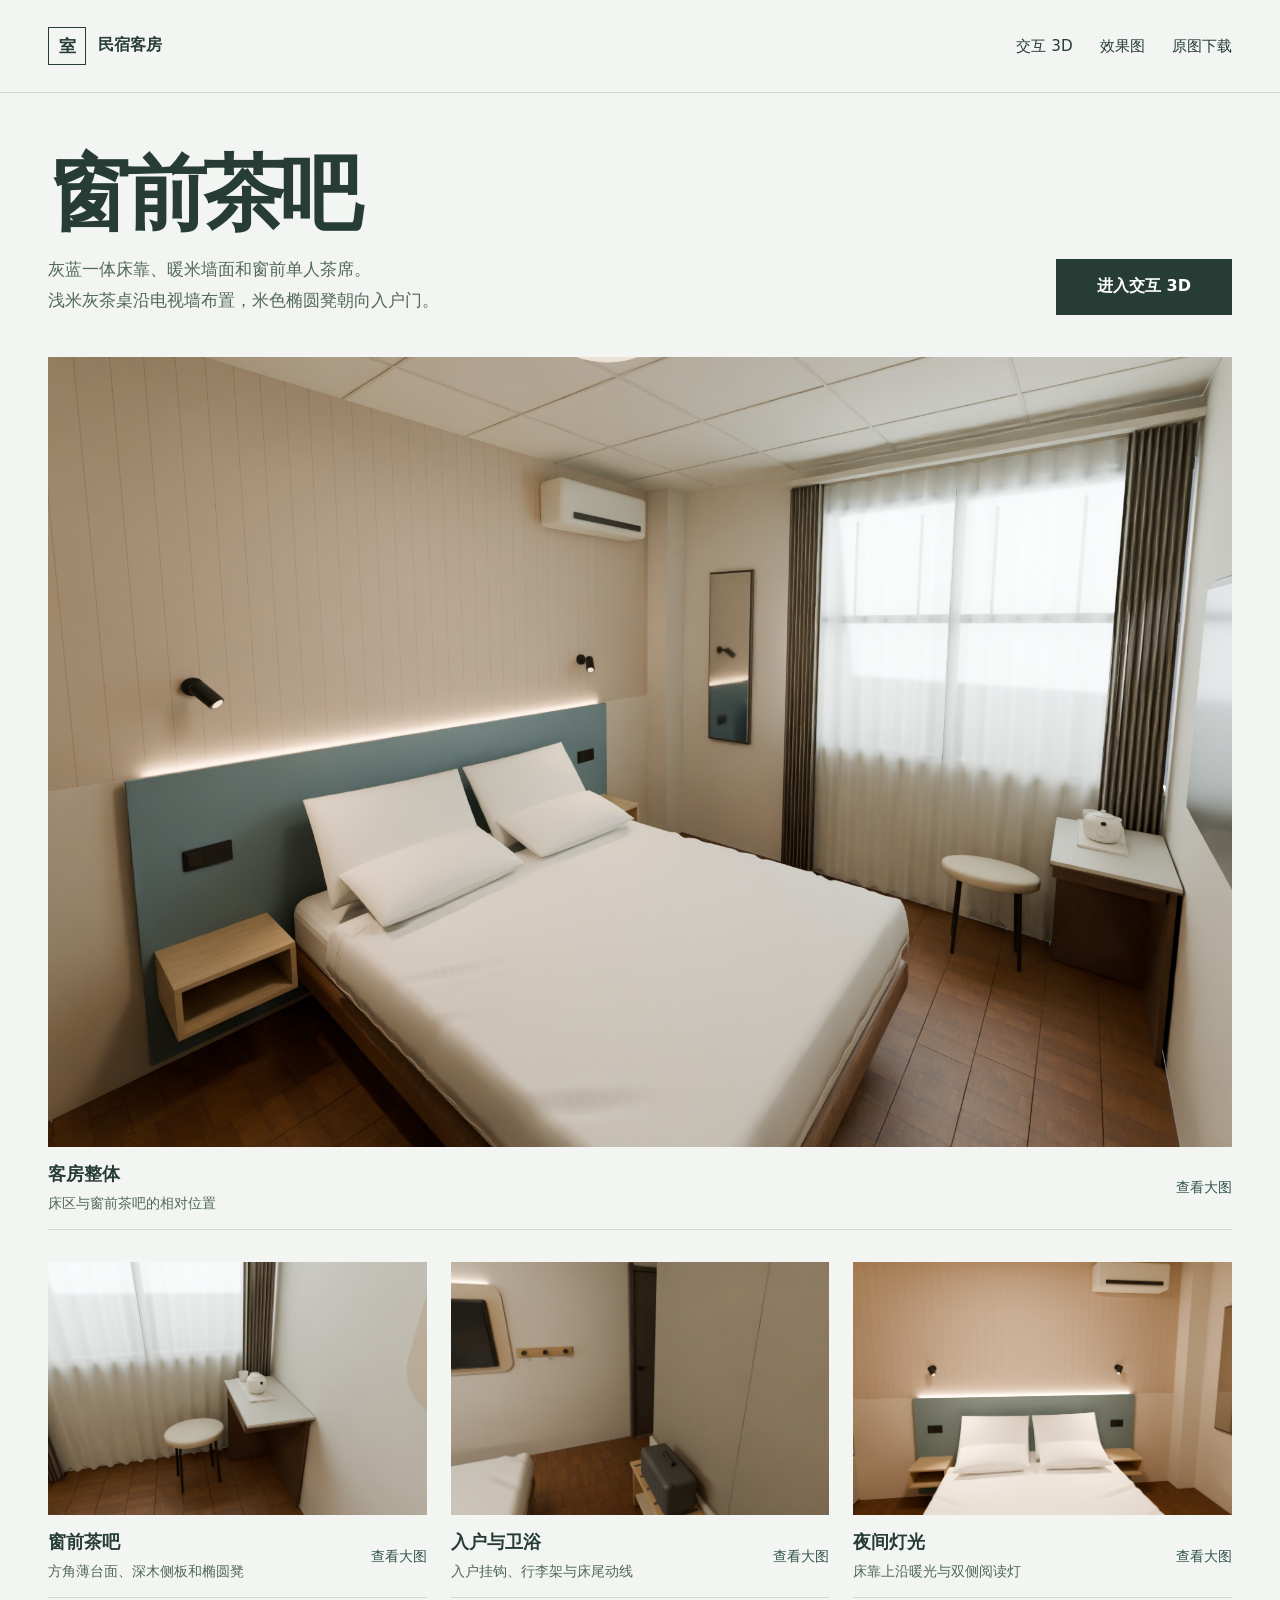
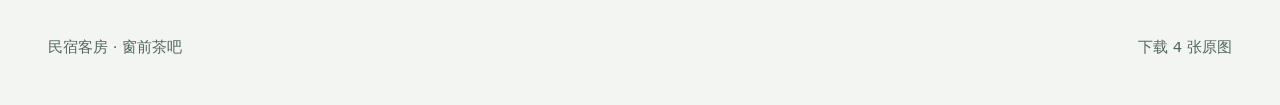
<file: index.html>
<!doctype html>
<html lang="zh-CN">
<head>
  <meta charset="utf-8">
  <meta name="viewport" content="width=device-width, initial-scale=1">
  <meta name="color-scheme" content="light">
  <meta name="description" content="浏览窗前茶吧民宿客房的效果图和可旋转空间模型。">
  <title>窗前茶吧｜民宿客房</title>
  <link rel="stylesheet" href="./site.css">
  <script defer src="./gallery.js"></script>
</head>
<body>
  <header class="site-header" id="top">
    <div class="shell header-inner">
      <a class="brand" href="./"><span class="brand-mark" aria-hidden="true">室</span><span>民宿客房</span></a>
      <nav aria-label="展示导航">
        <a href="./3d/">交互 3D</a>
        <a class="gallery-nav" href="#gallery">效果图</a>
        <a href="./assets/guestroom-originals.zip" download="民宿客房效果图.zip">原图下载</a>
      </nav>
    </div>
  </header>
  <main class="shell">
    <section class="intro" aria-labelledby="project-title">
      <div>
        <h1 id="project-title">窗前茶吧</h1>
        <p>灰蓝一体床靠、暖米墙面和窗前单人茶席。<br class="description-break">浅米灰茶桌沿电视墙布置，米色椭圆凳朝向入户门。</p>
      </div>
      <a class="primary" href="./3d/">进入交互 3D</a>
    </section>
    <section id="gallery" aria-label="客房效果图">
      <a class="shot cover" href="./assets/room-overall.jpg" data-shot="view-room">
        <div class="frame"><img src="./assets/room-overall.jpg" width="1920" height="1280" alt="客房全景，灰蓝床靠和电视墙窗边的茶桌与椭圆凳同框" fetchpriority="high"></div>
        <div class="caption"><div><h2>客房整体</h2><p>床区与窗前茶吧的相对位置</p></div><span class="action">查看大图</span></div>
      </a>
      <div class="photo-grid">
        <a class="shot" href="./assets/tea-corner.jpg" data-shot="view-tea">
          <div class="frame"><img src="./assets/tea-corner.jpg" width="1600" height="1200" alt="茶桌长边靠电视墙，米色椭圆凳在窗前" loading="lazy" decoding="async"></div>
          <div class="caption"><div><h2>窗前茶吧</h2><p>方角薄台面、深木侧板和椭圆凳</p></div><span class="action">查看大图</span></div>
        </a>
        <a class="shot" href="./assets/entrance.jpg" data-shot="view-entry">
          <div class="frame"><img src="./assets/entrance.jpg" width="1600" height="1200" alt="入户门与卫浴外侧行李架" loading="lazy" decoding="async"></div>
          <div class="caption"><div><h2>入户与卫浴</h2><p>入户挂钩、行李架与床尾动线</p></div><span class="action">查看大图</span></div>
        </a>
        <a class="shot" href="./assets/room-night.jpg" data-shot="view-night">
          <div class="frame"><img src="./assets/room-night.jpg" width="1600" height="1200" alt="夜间灰蓝床靠、上沿暖光及双侧阅读灯" loading="lazy" decoding="async"></div>
          <div class="caption"><div><h2>夜间灯光</h2><p>床靠上沿暖光与双侧阅读灯</p></div><span class="action">查看大图</span></div>
        </a>
      </div>
    </section>
  </main>
  <footer class="shell site-footer">
    <span>民宿客房 · 窗前茶吧</span>
    <a href="./assets/guestroom-originals.zip" download="民宿客房效果图.zip">下载 4 张原图</a>
  </footer>
  <dialog class="lightbox" aria-labelledby="lightbox-title">
    <div class="lightbox-bar">
      <h2 id="lightbox-title"></h2>
      <button type="button" class="lightbox-close" aria-label="关闭大图">关闭</button>
    </div>
    <div class="lightbox-stage"><img alt=""></div>
    <div class="lightbox-controls" aria-label="图片操作">
      <button type="button" class="prev">上一张</button>
      <span class="position" aria-live="polite"></span>
      <button type="button" class="next">下一张</button>
      <a class="lightbox-download" download>下载原图</a>
    </div>
  </dialog>
</body>
</html>
</file>
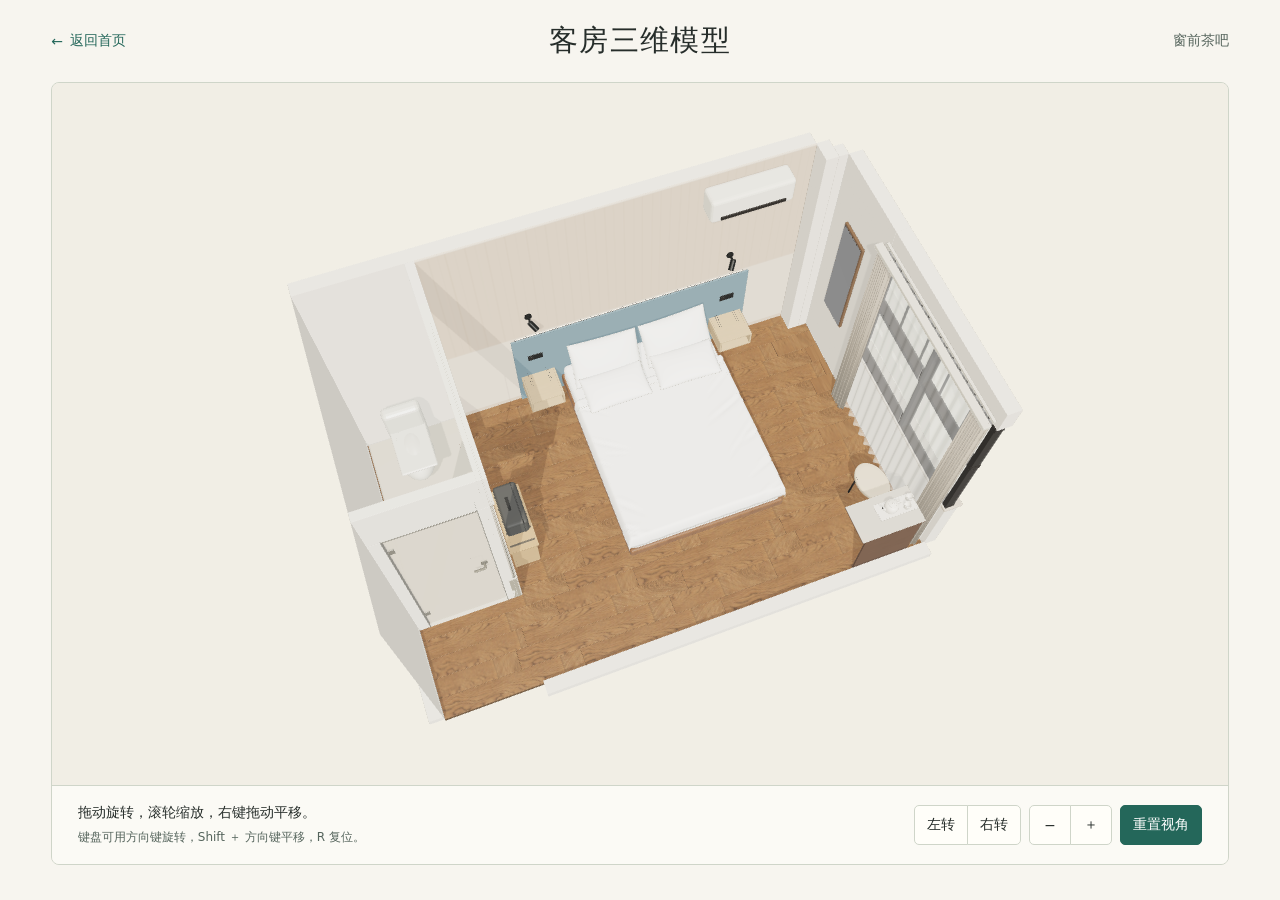
<file: 3d/index.html>
<!doctype html>
<html lang="zh-CN">
<head>
  <meta charset="utf-8">
  <meta name="viewport" content="width=device-width,initial-scale=1,viewport-fit=cover">
  <meta name="theme-color" content="#f6f4ed">
  <title>客房三维模型 · 窗前茶吧</title>
  <link rel="stylesheet" href="room.css">
  <script defer src="room.min.js"></script>
</head>
<body>
  <main>
    <header>
      <a class="back" href="../index.html"><span aria-hidden="true">←</span> 返回首页</a>
      <h1>客房三维模型</h1>
      <span class="project">窗前茶吧</span>
    </header>
    <section class="viewer" aria-label="开顶客房三维视图">
      <div class="viewport" id="viewport">
        <canvas id="canvas" tabindex="0" aria-label="客房三维视图" aria-describedby="help"></canvas>
        <div id="state" class="state">
          <div class="notice" role="status" aria-live="polite">
            <p id="message">正在加载客房模型…</p>
            <progress id="progress" aria-label="模型加载进度"></progress>
            <div class="recovery" id="recovery" hidden>
              <button type="button" id="retry" hidden>重新加载</button>
              <button type="button" id="open-model" hidden>选择模型文件</button>
              <input type="file" id="local-file" accept=".glb,model/gltf-binary" hidden>
            </div>
          </div>
        </div>
      </div>
      <div class="bar">
        <div class="instructions" id="help">
          <p class="desktop">拖动旋转，滚轮缩放，右键拖动平移。</p>
          <p class="mobile">单指旋转，双指捏合缩放，双指同向拖动平移。</p>
          <small>键盘可用方向键旋转，Shift ＋ 方向键平移，R 复位。</small>
        </div>
        <div class="controls" aria-label="视角控制">
          <div class="pair">
            <button type="button" data-action="left" aria-label="向左旋转" disabled>左转</button>
            <button type="button" data-action="right" aria-label="向右旋转" disabled>右转</button>
          </div>
          <div class="pair">
            <button type="button" data-action="out" aria-label="缩小" disabled>−</button>
            <button type="button" data-action="in" aria-label="放大" disabled>＋</button>
          </div>
          <button class="reset" type="button" data-action="reset" disabled>重置视角</button>
        </div>
      </div>
    </section>
    <noscript>请启用浏览器 JavaScript 以旋转和缩放三维模型。</noscript>
  </main>
</body>
</html>
</file>
<file: site.css>
:root {
  color: #263c35;
  background: #f3f5f2;
  font-family: "Microsoft YaHei UI", "PingFang SC", "Noto Sans CJK SC", system-ui, sans-serif;
  --paper: #f3f5f2;
  --ink: #263c35;
  --muted: #52675e;
  --line: #cdd8d1;
  --action: #31564a;
}

*, *::before, *::after { box-sizing: border-box; }
html { scroll-padding-top: 1rem; }
body { margin: 0; }
a { color: inherit; text-decoration: none; }
button { font: inherit; }
button, a { -webkit-tap-highlight-color: transparent; }
:focus-visible { outline: 2px solid #378472; outline-offset: 4px; }
.shell { max-width: 1496px; margin: 0 auto; padding-inline: 3rem; }
.site-header { border-bottom: 1px solid var(--line); }
.header-inner { min-height: 5.75rem; display: flex; align-items: center; justify-content: space-between; gap: 1.25rem; }
.brand { display: inline-flex; align-items: center; gap: .75rem; font-weight: 650; white-space: nowrap; }
.brand-mark { display: grid; place-items: center; width: 2.4rem; height: 2.4rem; border: 1px solid var(--ink); font-size: 1.08rem; }
nav { display: flex; align-items: center; gap: 1.7rem; font-size: .95rem; }
nav a, .site-footer a { padding-block: .5rem; }
nav a:hover, .site-footer a:hover { text-decoration: underline; text-underline-offset: .32rem; }
.intro { display: flex; justify-content: space-between; align-items: end; gap: 2.5rem; padding-block: 3.7rem 2.65rem; }
h1, h2, p { margin: 0; }
h1 { font-size: clamp(2.8rem, 6.4vw, 5.3rem); line-height: 1.03; letter-spacing: -.055em; font-weight: 680; }
.intro p { margin-top: 1.12rem; color: var(--muted); line-height: 1.8; font-size: 1.05rem; }
.primary { display: grid; place-items: center; min-height: 3.5rem; min-width: 11rem; padding: .75rem 1.25rem; background: var(--ink); color: #fff; font-weight: 650; transition: background .18s ease; }
.primary:hover { background: var(--action); }
.shot { display: block; min-width: 0; }
.frame { position: relative; overflow: hidden; aspect-ratio: 3 / 2; background: #e1e7e1; }
.frame img { display: block; width: 100%; height: 100%; object-fit: cover; transition: transform .26s ease; }
.photo-grid .frame img { object-position: center 55%; }
.shot:hover img { transform: scale(1.016); }
.caption { min-height: 5rem; padding-block: .9rem; display: flex; align-items: start; justify-content: space-between; gap: .8rem; border-bottom: 1px solid var(--line); }
.caption h2 { font-size: 1.12rem; font-weight: 650; line-height: 1.5; }
.caption p { color: var(--muted); margin-top: .28rem; line-height: 1.6; font-size: .88rem; }
.action { color: var(--action); flex: none; align-self: center; font-size: .88rem; }
.shot:hover .action { text-decoration: underline; text-underline-offset: .3rem; }
.photo-grid { display: grid; grid-template-columns: repeat(3, 1fr); gap: 1.5rem; margin-top: 2rem; }
.site-footer { display: flex; justify-content: space-between; align-items: center; gap: 1rem; color: var(--muted); padding-block: 2rem 2.5rem; font-size: .93rem; }

.lightbox { max-width: none; max-height: none; width: 100%; height: 100%; margin: 0; padding: 0; border: 0; background: #17221ef5; color: #fff; }
.lightbox::backdrop { background: #17221e; }
.lightbox[open] { display: flex; flex-direction: column; }
.lightbox-bar, .lightbox-controls { display: flex; align-items: center; padding: .68rem max(1rem, 3vw); gap: .65rem; }
.lightbox-bar { justify-content: space-between; }
.lightbox-bar h2 { font-size: 1.05rem; font-weight: 650; }
.lightbox-controls { flex-wrap: wrap; justify-content: center; }
.lightbox-stage { display: grid; grid-template: minmax(0, 1fr) / minmax(0, 1fr); place-items: center; flex: 1; min-height: 0; padding-inline: 1rem; overflow: hidden; }
.lightbox-stage img { display: block; min-height: 0; max-width: 100%; max-height: 100%; width: auto; height: auto; object-fit: contain; }
.lightbox button, .lightbox-download { color: #fff; background: transparent; border: 1px solid #738e83; border-radius: 0; padding: .55rem .75rem; min-height: 2.75rem; cursor: pointer; font-size: .93rem; }
.lightbox button:hover, .lightbox-download:hover { background: #31564a; }
.position { min-width: 3rem; text-align: center; font-size: .86rem; color: #d1e2d8; }
body:has(.lightbox[open]) { overflow: hidden; }

@media (max-width: 760px) {
  .shell { padding-inline: 1.125rem; }
  .header-inner { min-height: 4.625rem; }
  .brand { gap: .5rem; font-size: .95rem; }
  .brand-mark { width: 2rem; height: 2rem; }
  nav { gap: .95rem; font-size: .88rem; }
  .gallery-nav { display: none; }
  .intro { flex-direction: column; align-items: stretch; gap: 1.25rem; padding-block: 2.2rem 1.7rem; }
  .intro p { margin-top: .85rem; font-size: 1rem; }
  .description-break { display: none; }
  .photo-grid { grid-template-columns: 1fr; gap: 1.45rem; margin-top: 1.6rem; }
  .caption { min-height: 4.65rem; }
  .site-footer { padding-block: 1.5rem 1.8rem; }
}

@media (prefers-reduced-motion: reduce) {
  .frame img, .primary { transition: none; }
}
</file>
<file: 3d/room.css>
:root {
  color-scheme: light;
  --paper: #f7f5ef;
  --ink: #262d2a;
  --muted: #55645c;
  --teal: #24675a;
  --line: #cfd5c9;
  font-family: system-ui, -apple-system, "PingFang SC", "Microsoft YaHei", sans-serif;
  background: var(--paper);
  color: var(--ink);
}
* { box-sizing: border-box }
[hidden] { display: none !important }
body { margin: 0 }
main { max-width: 1670px; margin: auto; padding: 0 clamp(14px, 4vw, 72px) 22px }
header { display: grid; grid-template-columns: 1fr auto 1fr; align-items: center; gap: 12px; min-height: 82px }
h1 { margin: 0; font: 500 clamp(22px, 2.3vw, 34px)/1.2 "Songti SC", SimSun, serif; letter-spacing: .05em }
a { color: var(--teal); text-decoration: none }
.back, .project { font-size: 14px }
.back { justify-self: start; display: inline-flex; align-items: center; gap: 7px; min-height: 44px }
.back:hover { text-decoration: underline; text-underline-offset: 4px }
.project { justify-self: end; color: var(--muted) }
.viewer { border: 1px solid var(--line); border-radius: 8px; overflow: hidden; background: #f5f2ea }
.viewport { position: relative; height: clamp(300px, calc(100dvh - 198px), 1000px) }
canvas { display: block; width: 100%; height: 100%; touch-action: none; cursor: grab }
canvas:active { cursor: grabbing }
.state { position: absolute; inset: 0; display: grid; place-items: center; background: #f3f0e8 }
.notice { max-width: min(28rem, 90%); text-align: center; line-height: 1.7 }
.notice p { margin: 0 0 10px }
.notice progress { width: 170px; height: 6px; accent-color: var(--teal) }
.recovery { display: flex; gap: 9px; justify-content: center }
.bar { border-top: 1px solid var(--line); padding: 15px clamp(12px, 2vw, 28px); display: flex; gap: 14px; align-items: center; justify-content: space-between; background: #fbfaf5 }
.instructions { min-width: 0; line-height: 1.6 }
.instructions p { margin: 0; font-size: 14px }
.instructions small { font-size: 12px; color: var(--muted) }
.mobile { display: none }
.controls, .pair { display: flex; align-items: center }
.controls { gap: 8px }
button { appearance: none; cursor: pointer; border: 1px solid var(--line); background: #fffef9; border-radius: 5px; padding: 8px 12px; min-width: 42px; min-height: 40px; font: inherit; font-size: 14px; color: var(--ink); white-space: nowrap }
button:hover { border-color: var(--teal); color: var(--teal) }
button:disabled { opacity: .45; cursor: default }
.pair button:first-child { border-radius: 5px 0 0 5px }
.pair button:last-child { border-radius: 0 5px 5px 0; margin-left: -1px }
.reset { background: var(--teal); border-color: var(--teal); color: white }
.reset:hover { background: #194c42; color: white }
:focus-visible { outline: 3px solid #338c7b; outline-offset: 2px }
canvas:focus-visible { outline-offset: -3px }
@media (pointer: coarse) {
  .instructions .desktop, .instructions small { display: none }
  .instructions .mobile { display: block }
}
@media (max-width: 720px) {
  main { padding: 0 10px 12px }
  header { min-height: 63px; gap: 7px }
  .back, .project { font-size: 12px }
  .viewport { height: clamp(270px, calc(100dvh - 210px), 790px) }
  .bar { flex-wrap: wrap; gap: 9px; padding: 10px }
  .controls { width: 100%; gap: 7px }
  .controls .reset { margin-left: auto }
  button { min-height: 43px }
}
@media (max-height: 520px) and (orientation: landscape) {
  header { min-height: 42px }
  .viewport { height: calc(100dvh - 118px); min-height: 170px }
  .bar { padding: 5px 10px }
  .bar small { display: none }
}
</file>
